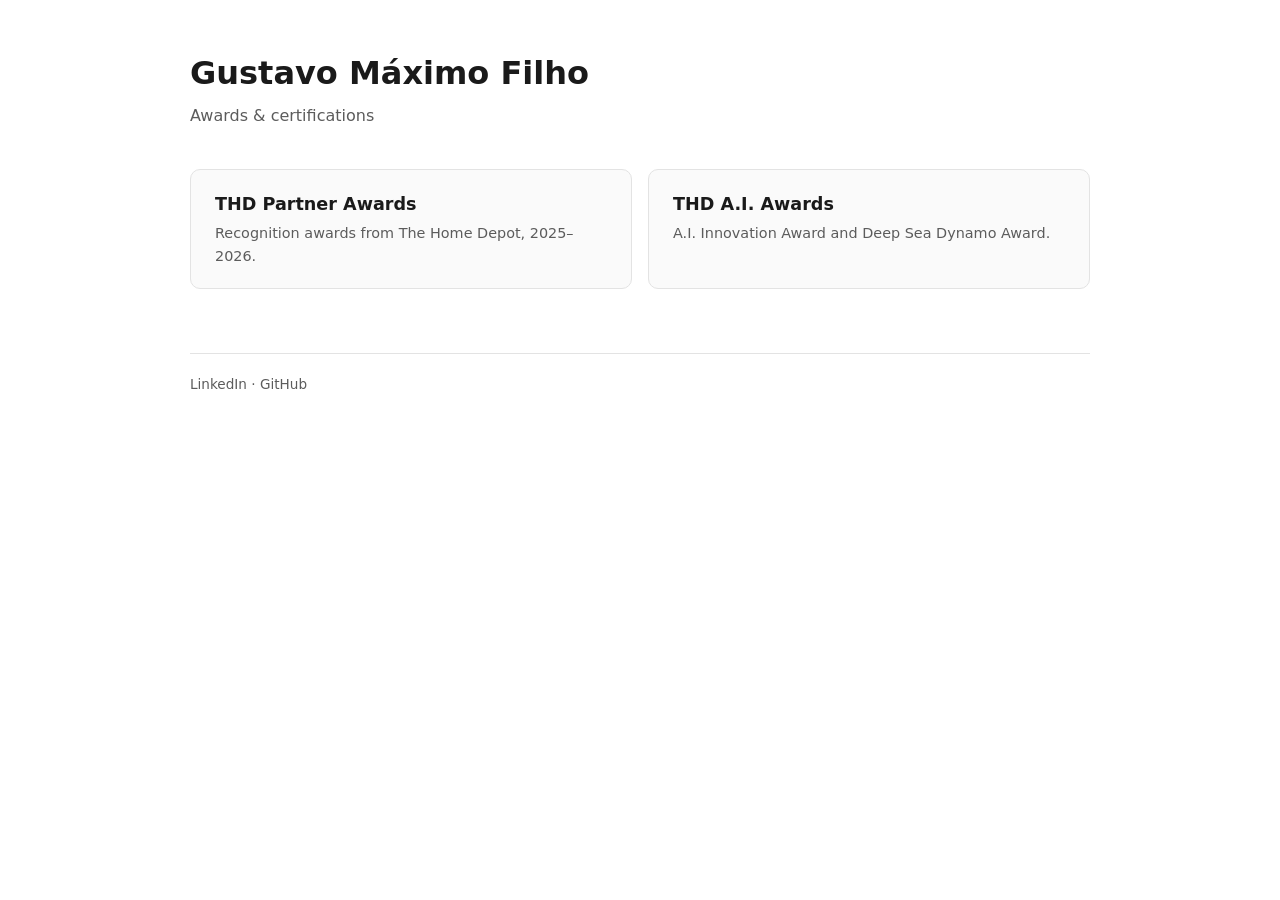
<file: index.html>
<!doctype html>
<html lang="en">
<head>
<meta charset="utf-8">
<meta name="viewport" content="width=device-width, initial-scale=1">
<title>Gustavo Máximo Filho — Awards &amp; Certifications</title>
<meta name="description" content="Awards and certifications earned by Gustavo Máximo Filho at The Home Depot.">
<link rel="stylesheet" href="style.css">
</head>
<body>
<main>
  <h1>Gustavo Máximo Filho</h1>
  <p class="sub">Awards &amp; certifications</p>

  <div class="cards">
    <a class="card" href="awards/">
      <h2>THD Partner Awards</h2>
      <p>Recognition awards from The Home Depot, 2025&ndash;2026.</p>
    </a>
    <a class="card" href="awards/ai.html">
      <h2>THD A.I. Awards</h2>
      <p>A.I. Innovation Award and Deep Sea Dynamo Award.</p>
    </a>
  </div>
</main>
<footer>
  <a href="https://www.linkedin.com/in/gustavo-maximo-filho/">LinkedIn</a> &middot;
  <a href="https://github.com/GoldenMaximo">GitHub</a>
</footer>
</body>
</html>
</file>
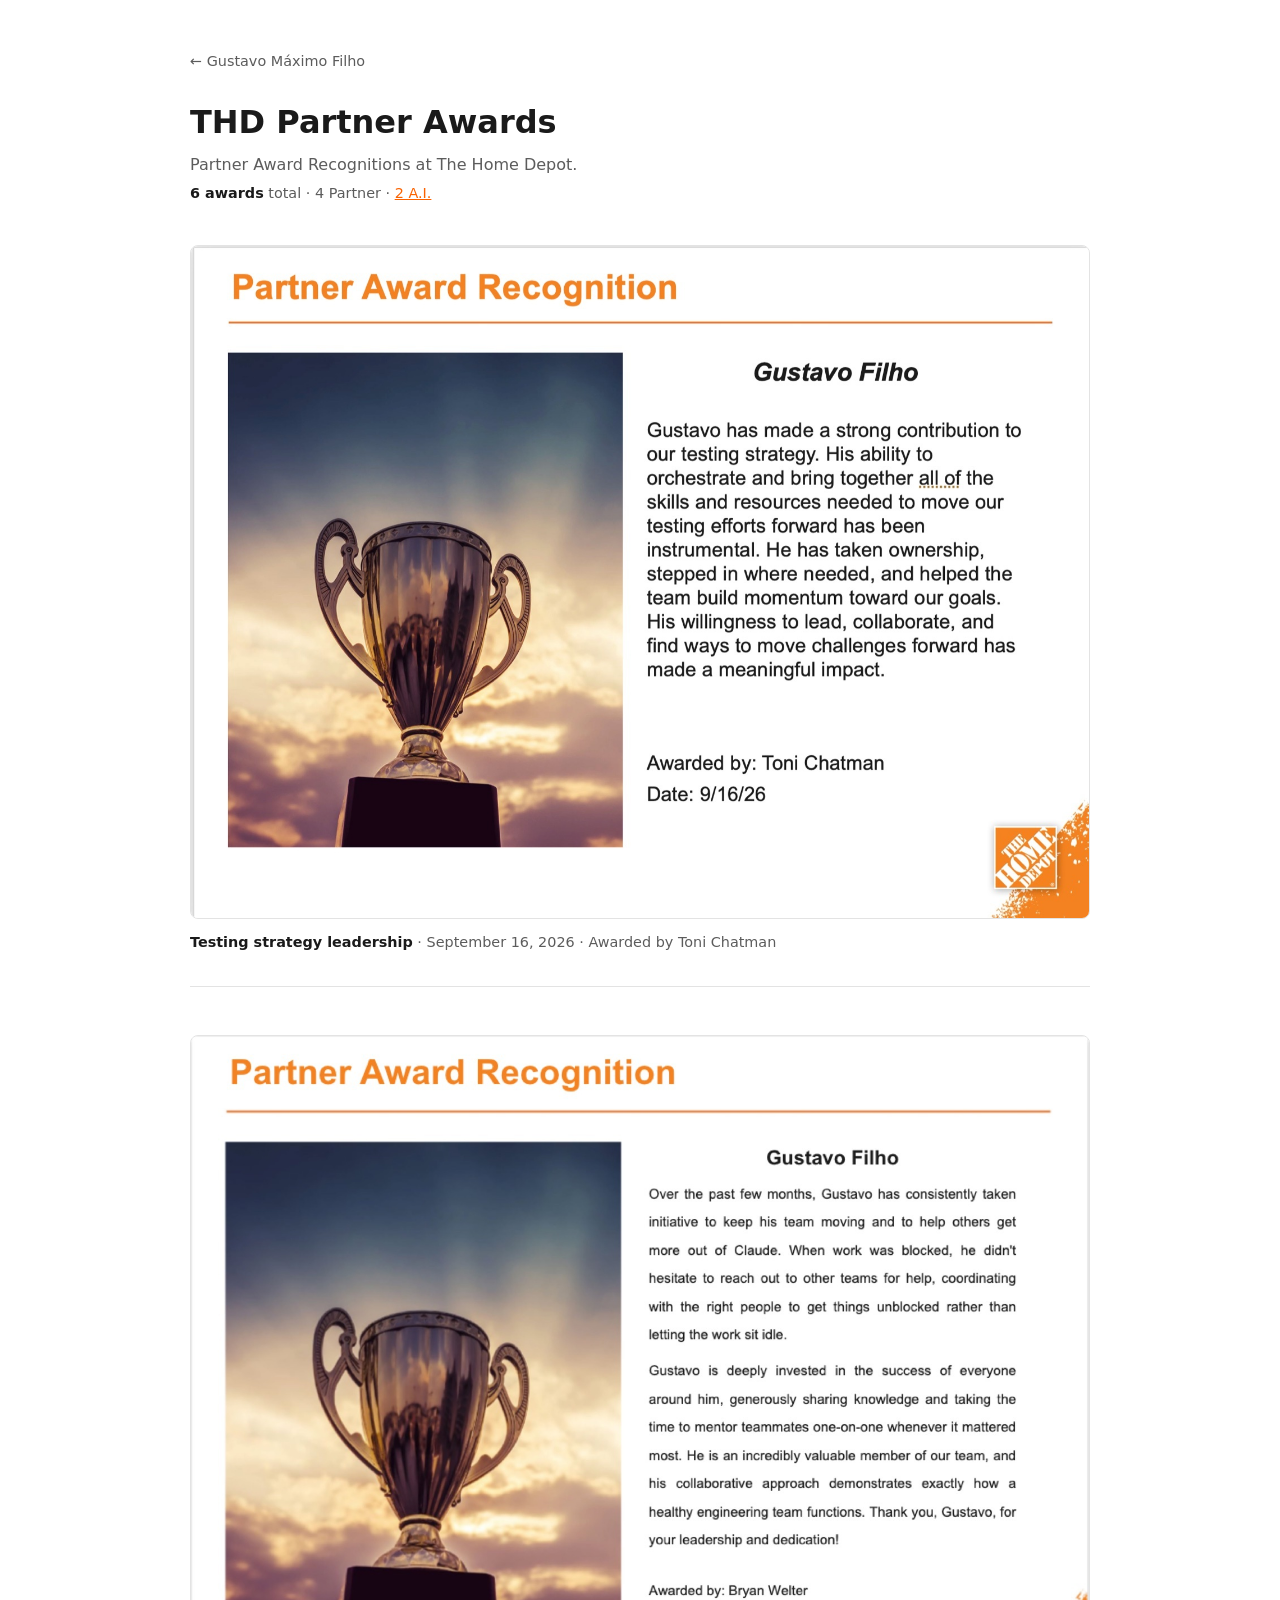
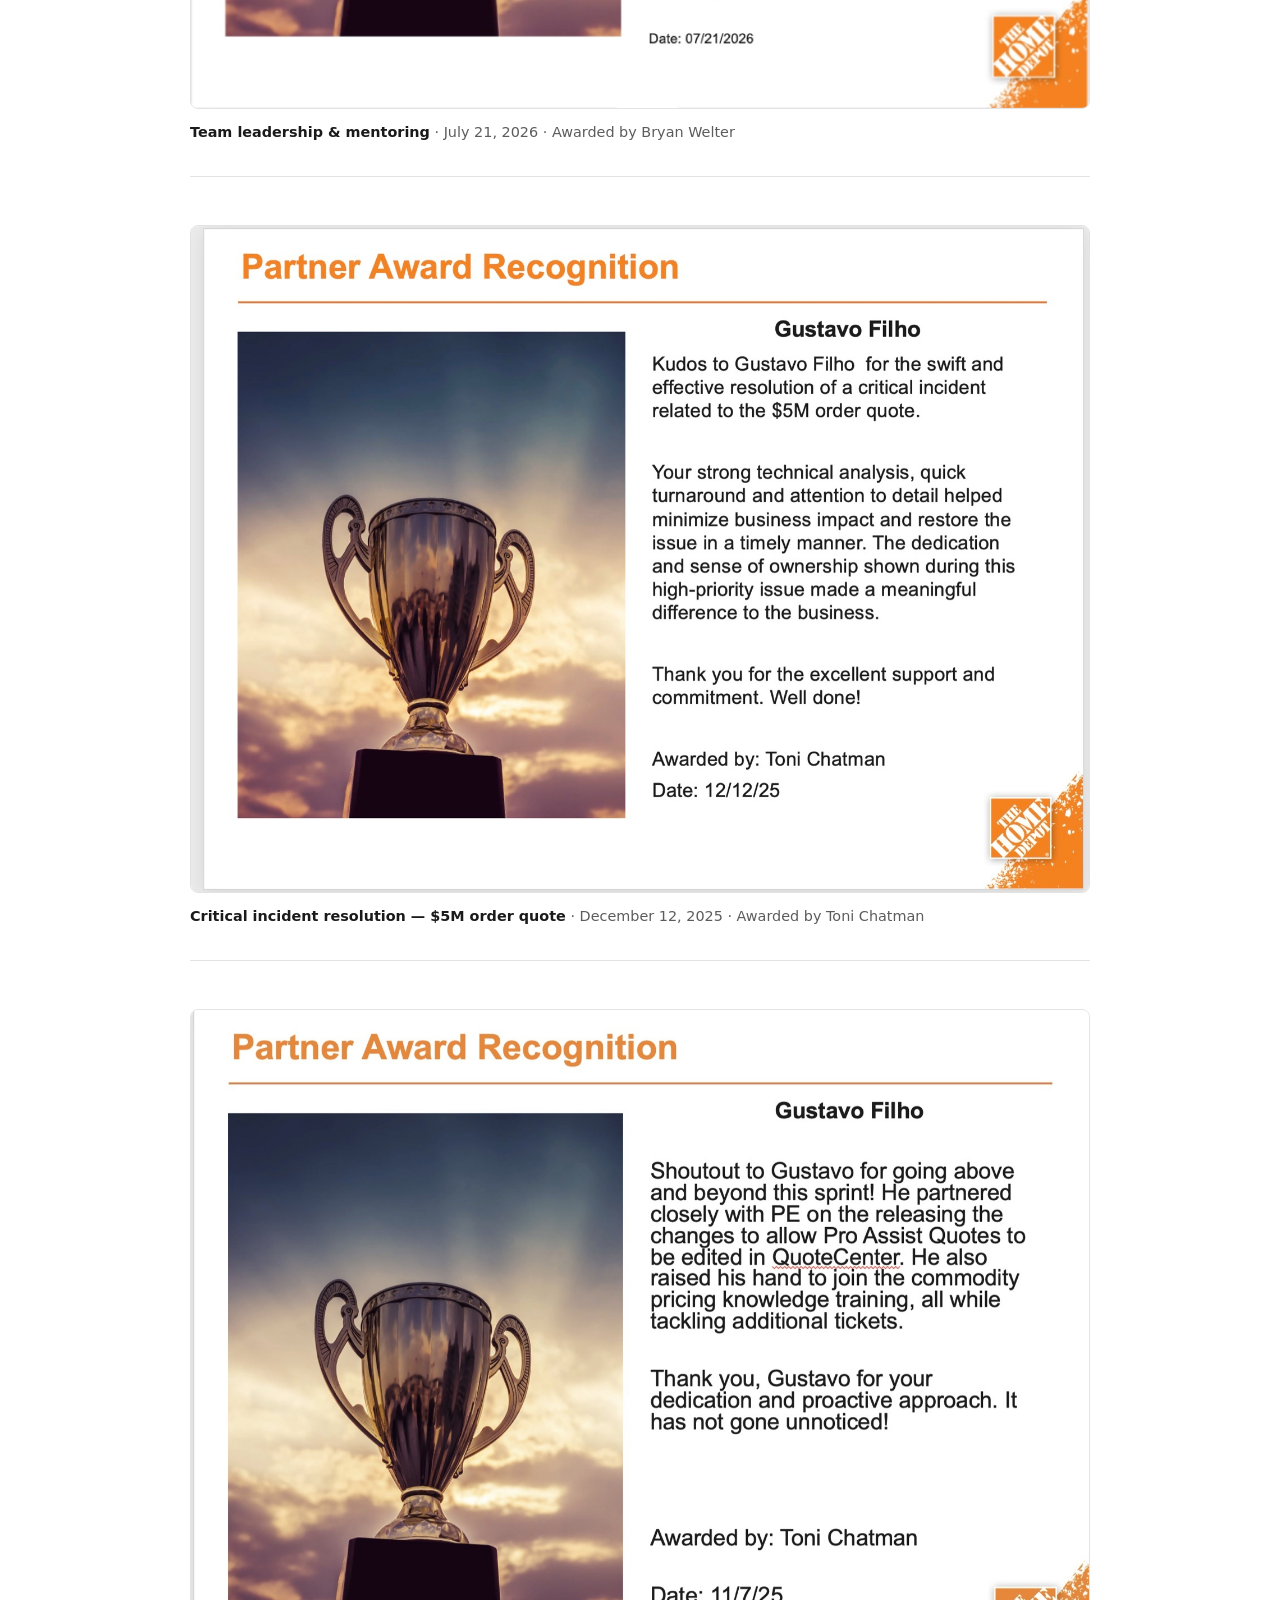
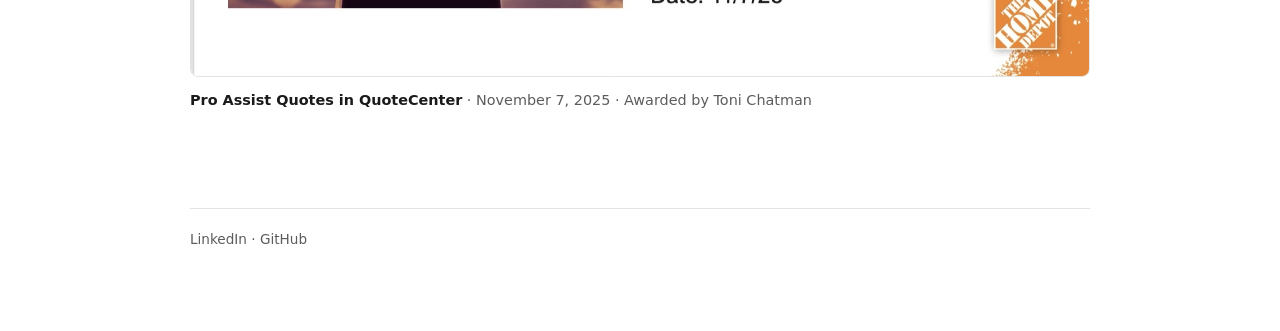
<file: awards/index.html>
<!doctype html>
<html lang="en">
<head>
<meta charset="utf-8">
<meta name="viewport" content="width=device-width, initial-scale=1">
<title>THD Partner Awards — Gustavo Máximo Filho</title>
<meta name="description" content="The Home Depot Partner Award recognitions received by Gustavo Máximo Filho.">
<link rel="stylesheet" href="../style.css">
</head>
<body>
<main>
  <a class="back" href="../">&larr; Gustavo Máximo Filho</a>
  <h1>THD Partner Awards</h1>
  <p class="sub">Partner Award Recognitions at The Home Depot.</p>
  <p class="tally"><strong>6 awards</strong> total &middot; 4 Partner &middot; <a href="ai.html">2 A.I.</a></p>

  <figure>
    <a href="../img/2026-09-16.jpg">
      <img src="../img/2026-09-16.jpg" alt="Partner Award Recognition, September 16 2026: contribution to testing strategy." loading="lazy" width="1600" height="1197">
    </a>
    <figcaption><strong>Testing strategy leadership</strong> &middot; September 16, 2026 &middot; Awarded by Toni Chatman</figcaption>
  </figure>

  <figure>
    <a href="../img/2026-07-21.jpg">
      <img src="../img/2026-07-21.jpg" alt="Partner Award Recognition, July 21 2026: initiative, mentoring and unblocking the team." loading="lazy" width="1600" height="1198">
    </a>
    <figcaption><strong>Team leadership &amp; mentoring</strong> &middot; July 21, 2026 &middot; Awarded by Bryan Welter</figcaption>
  </figure>

  <figure>
    <a href="../img/2025-12-12.jpg">
      <img src="../img/2025-12-12.jpg" alt="Partner Award Recognition, December 12 2025: resolution of a critical incident on a $5M order quote." loading="lazy" width="1600" height="1186">
    </a>
    <figcaption><strong>Critical incident resolution &mdash; $5M order quote</strong> &middot; December 12, 2025 &middot; Awarded by Toni Chatman</figcaption>
  </figure>

  <figure>
    <a href="../img/2025-11-07.jpg">
      <img src="../img/2025-11-07.jpg" alt="Partner Award Recognition, November 7 2025: enabling Pro Assist Quotes to be edited in QuoteCenter." loading="lazy" width="1600" height="1187">
    </a>
    <figcaption><strong>Pro Assist Quotes in QuoteCenter</strong> &middot; November 7, 2025 &middot; Awarded by Toni Chatman</figcaption>
  </figure>
</main>
<footer>
  <a href="https://www.linkedin.com/in/gustavo-maximo-filho/">LinkedIn</a> &middot;
  <a href="https://github.com/GoldenMaximo">GitHub</a>
</footer>
<script src="../lightbox.js"></script>
</body>
</html>
</file>
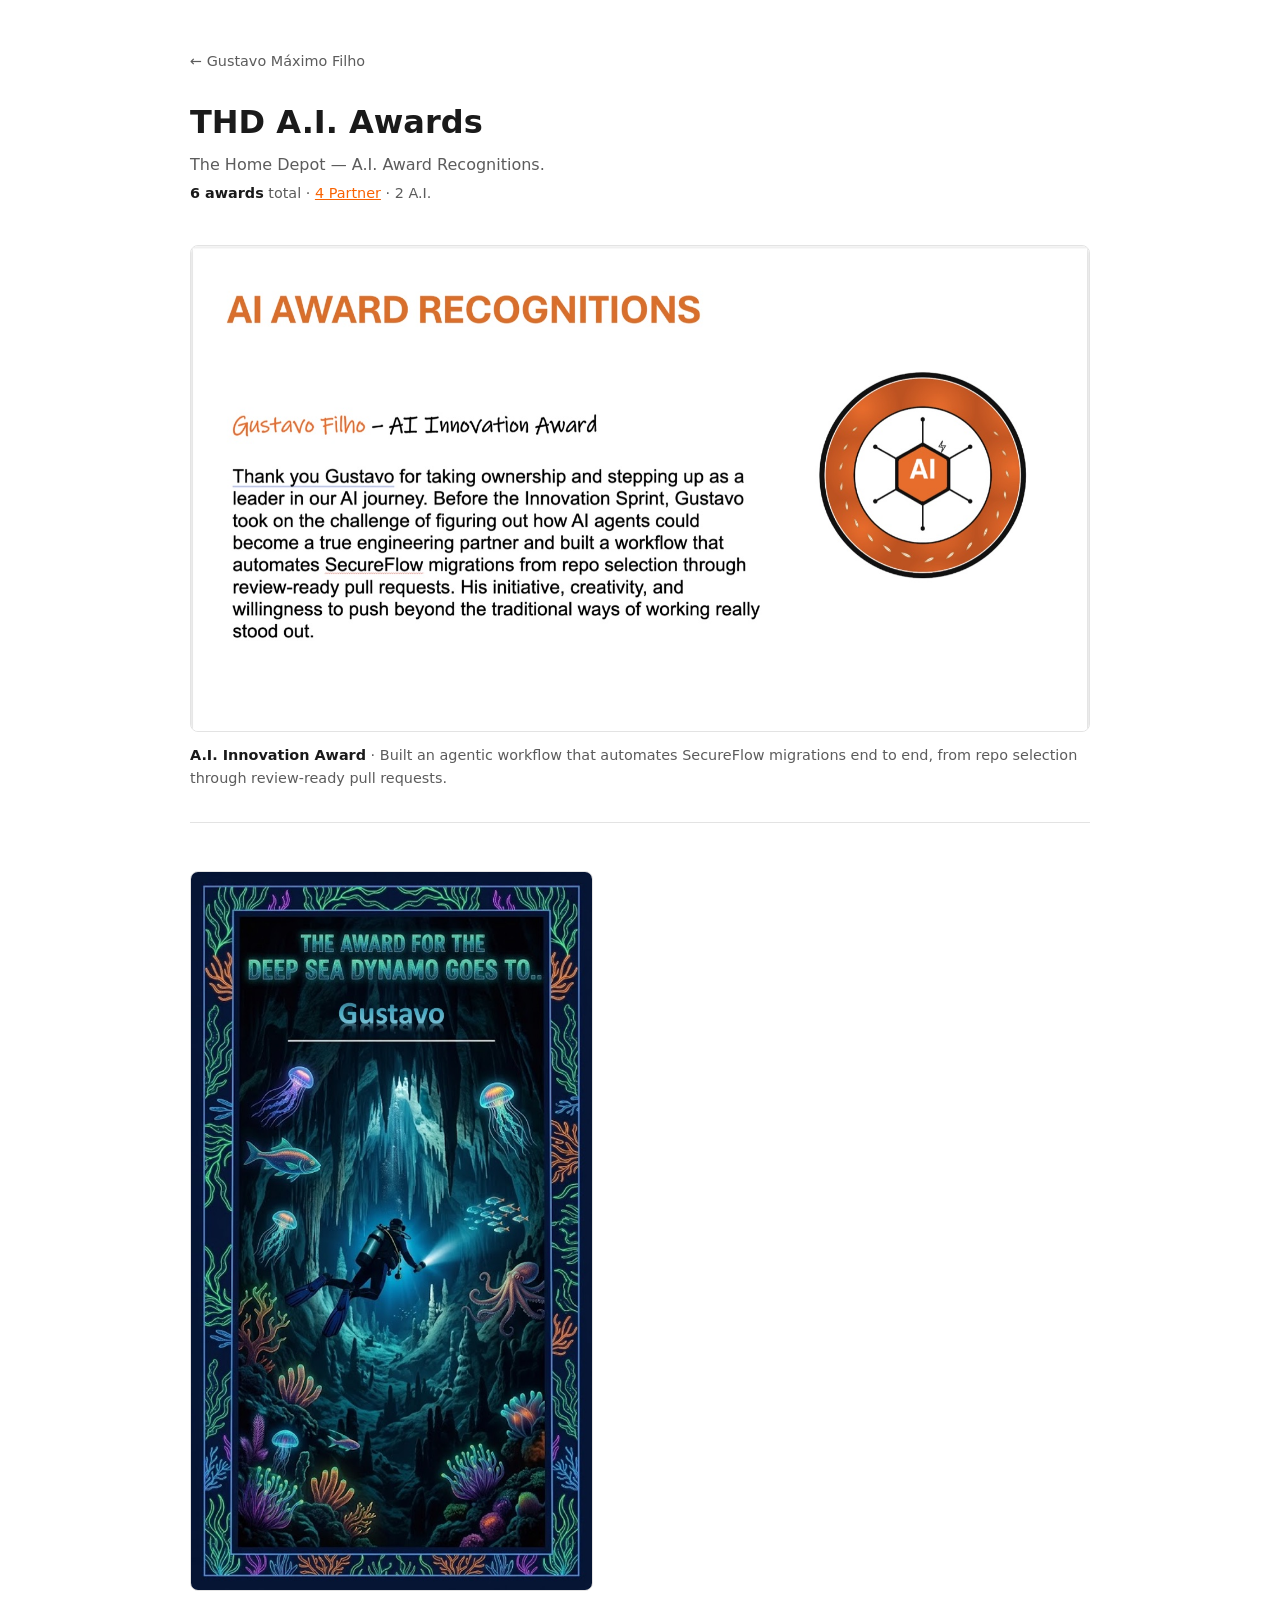
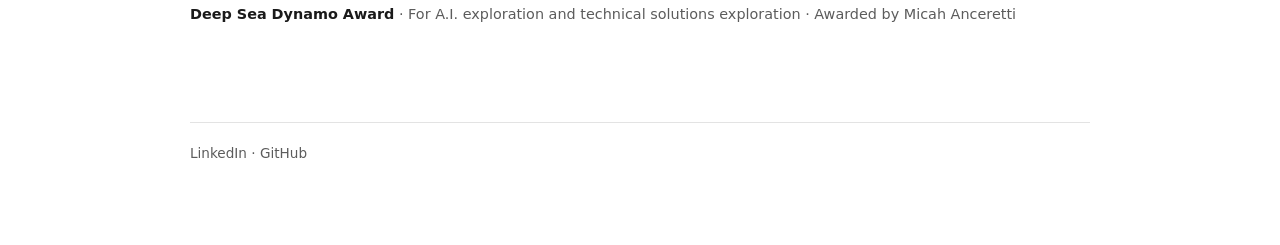
<file: awards/ai.html>
<!doctype html>
<html lang="en">
<head>
<meta charset="utf-8">
<meta name="viewport" content="width=device-width, initial-scale=1">
<title>THD A.I. Awards — Gustavo Máximo Filho</title>
<meta name="description" content="The Home Depot A.I. awards received by Gustavo Máximo Filho.">
<link rel="stylesheet" href="../style.css">
</head>
<body>
<main>
  <a class="back" href="../">&larr; Gustavo Máximo Filho</a>
  <h1>THD A.I. Awards</h1>
  <p class="sub">The Home Depot &mdash; A.I. Award Recognitions.</p>
  <p class="tally"><strong>6 awards</strong> total &middot; <a href="./">4 Partner</a> &middot; 2 A.I.</p>

  <figure>
    <a href="../img/ai-innovation-award.jpg">
      <img src="../img/ai-innovation-award.jpg" alt="A.I. Innovation Award: built an agentic workflow automating SecureFlow migrations from repo selection through review-ready pull requests." width="1600" height="864">
    </a>
    <figcaption><strong>A.I. Innovation Award</strong> &middot; Built an agentic workflow that automates SecureFlow migrations end to end, from repo selection through review-ready pull requests.</figcaption>
  </figure>

  <figure>
    <a href="../img/deep-sea-dynamo-award.jpg">
      <img src="../img/deep-sea-dynamo-award.jpg" alt="Deep Sea Dynamo Award to Gustavo: illustration of a diver exploring a glowing underwater cave." loading="lazy" width="633" height="1134">
    </a>
    <figcaption><strong>Deep Sea Dynamo Award</strong> &middot; For A.I. exploration and technical solutions exploration &middot; Awarded by Micah Anceretti</figcaption>
  </figure>
</main>
<footer>
  <a href="https://www.linkedin.com/in/gustavo-maximo-filho/">LinkedIn</a> &middot;
  <a href="https://github.com/GoldenMaximo">GitHub</a>
</footer>
<script src="../lightbox.js"></script>
</body>
</html>
</file>
<file: style.css>
:root {
  color-scheme: light dark;
  --bg: light-dark(#ffffff, #131313);
  --fg: light-dark(#1a1a1a, #ededed);
  --muted: light-dark(#5c5c5c, #a0a0a0);
  --line: light-dark(#e3e3e3, #2b2b2b);
  --card: light-dark(#fafafa, #1c1c1c);
  --accent: light-dark(#f96302, #ff7a26);
}

* { box-sizing: border-box; }

body {
  margin: 0;
  padding: 3rem 1rem 5rem;
  background: var(--bg);
  color: var(--fg);
  font: 16px/1.6 system-ui, sans-serif;
}

main { max-width: 900px; margin: 0 auto; }

h1 { font-size: 2rem; margin: 0 0 .25rem; }
h2 { font-size: 1.1rem; margin: 0 0 .25rem; }

.sub { color: var(--muted); margin: 0 0 2.5rem; }
.sub:has(+ .tally) { margin-bottom: .25rem; }
.tally { margin: 0 0 2.5rem; color: var(--muted); font-size: .9rem; }
.tally strong { color: var(--fg); }

a { color: var(--accent); }

.back {
  display: inline-block;
  margin-bottom: 1.5rem;
  color: var(--muted);
  text-decoration: none;
  font-size: .9rem;
}
.back:hover { color: var(--accent); }

.cards { display: grid; gap: 1rem; grid-template-columns: repeat(auto-fit, minmax(260px, 1fr)); }

.card {
  display: block;
  padding: 1.25rem 1.5rem;
  border: 1px solid var(--line);
  border-radius: 10px;
  background: var(--card);
  color: inherit;
  text-decoration: none;
}
.card:hover { border-color: var(--accent); }
.card p { margin: .25rem 0 0; color: var(--muted); font-size: .9rem; }

figure {
  margin: 0 0 3rem;
  padding-bottom: 2rem;
  border-bottom: 1px solid var(--line);
}
figure:last-of-type { border-bottom: none; }

figure img {
  width: auto;
  height: auto;
  max-width: 100%;
  max-height: 80vh;
  display: block;
  border: 1px solid var(--line);
  border-radius: 8px;
  background: #fff;
}

figcaption { margin-top: .75rem; color: var(--muted); font-size: .9rem; }
figcaption strong { color: var(--fg); }

footer {
  max-width: 900px;
  margin: 4rem auto 0;
  padding-top: 1.25rem;
  border-top: 1px solid var(--line);
  color: var(--muted);
  font-size: .85rem;
}
footer a { color: var(--muted); text-decoration: none; }
footer a:hover { color: var(--accent); }

figure a { cursor: zoom-in; }

.lightbox {
  padding: 0;
  border: none;
  background: transparent;
  max-width: 95vw;
  max-height: 95vh;
  overflow: visible;
}
.lightbox img {
  display: block;
  max-width: 95vw;
  max-height: 95vh;
  border-radius: 8px;
}
.lightbox::backdrop { background: rgba(0, 0, 0, .8); cursor: zoom-out; }

body:has(dialog[open]) { overflow: hidden; }
</file>
